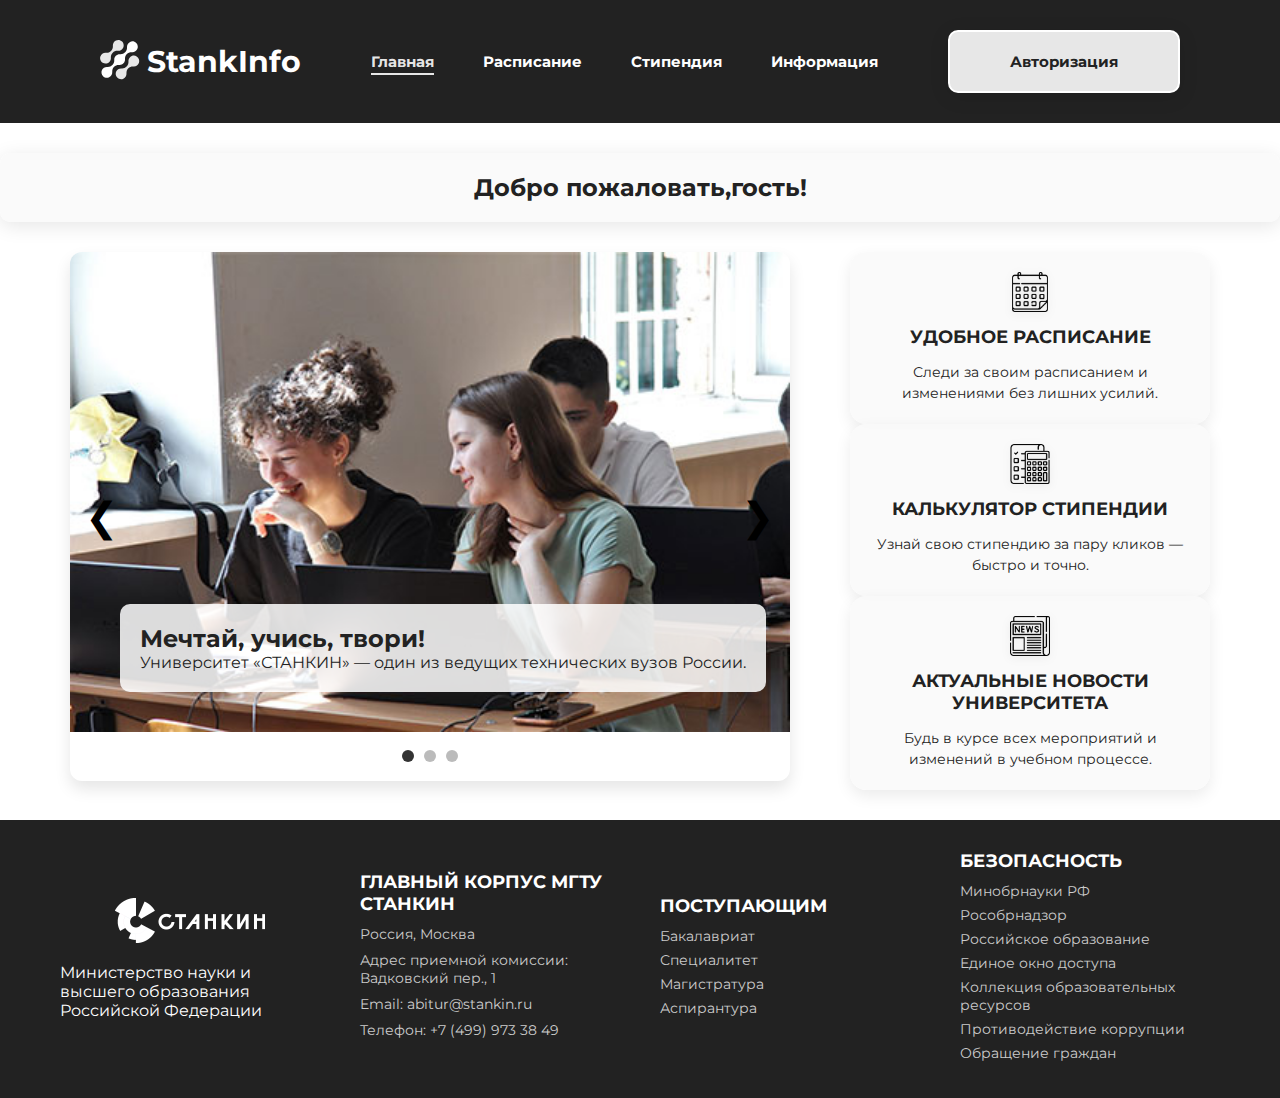
<file: index.html>
<!DOCTYPE html>
<html lang="ru">

<head>
  <meta charset="UTF-8" />
  <meta name="viewport" content="width=device-width, initial-scale=1.0" />

  <link rel="stylesheet" href="./fonts/fonts.css" />
  <link rel="stylesheet" href="./styles/global.css" />
  <link rel="stylesheet" href="./styles/variables.css" />
  <link rel="stylesheet" href="./styles/style.css" />

  <link rel="icon" href="./logo/Logo Color.svg" type="image/svg+xml">

  <title>StankInfo</title>
</head>

<body>
  <header class="header">
    <div class="header_section">
      <!-- <section class="header_section"> -->
      <div class="logo"><a class="header_logo" href="index.html"><img src="./logo/Logo Color.svg" alt="Логотип" />
        </a>
        <h1>StankInfo</h1>
      </div>


      <div class="header_nav">
        <a href="index.html" class="header_link active">Главная</a>
        <a href="schedule.html" class="header_link">Расписание</a>
        <a href="money.html" class="header_link">Стипендия</a>
        <a href="#footer" class="header_link">Информация</a>
      </div>

      <button class="header_btn" id="authBtn">Авторизация</button>
    </div>
    <!-- </section> -->
  </header>

  <div id="modal" class="modal hidden">
    <div class="modal-content">
      <form id="auth-form" class="auth-form" autocomplete="off">
        <label for="name" class="visually-hidden">Имя</label>
        <input type="text" placeholder="Имя" id="name" name="name" autocomplete="name" required />

        <label for="login" class="visually-hidden">Логин</label>
        <input type="text" placeholder="stud104576" id="login" name="login" autocomplete="login" required />

        <label for="password" class="visually-hidden">Пароль</label>
        <input type="password" placeholder="Пароль" id="password" name="password" required />

        <label class="custom-checkbox">
          <input type="checkbox" id="authorized" name="authorized" />
          <span class="checkbox-mark"></span>
          <span class="checkbox-label-text">Запомнить меня</span>
        </label>

        <div class="auth-buttons">
          <button type="submit">Войти</button>
          <button type="button" id="close-auth">Отмена</button>
        </div>
      </form>
    </div>
  </div>


  <main class="content_section">


    <h1 class="welcome" id="slider">Добро пожаловать, <span id="username"> гость</span>!</h1>
    <section class="about">
      <!-- <h2 class="about-heading">Возможности сайта</h2> -->
      <ul class="about-card-list">

        <li class="about-card-list-item">
          <a class="card-link" href="schedule.html">
            <article class="card card-type-film">
              <div class="overlay"></div>
              <img src="./img/calendar.png" alt="" class="card-img">
              <h3 class="card-title">удобное расписание</h3>
              <p class="card-desc">Следи за своим расписанием и изменениями без лишних усилий.</p>
            </article>
          </a>
        </li>

        <li class="about-card-list-item">
          <a class="card-link" href="money.html">
            <article class="card card-type-book">
              <div class="overlay"></div>
              <img src="img/calculator.png" alt="" class="card-img">
              <h3 class="card-title">калькулятор стипендии</h3>
              <p class="card-desc">Узнай свою стипендию за пару кликов — быстро и точно.</p>
            </article>
          </a>
        </li>

        <li class="about-card-list-item">
          <a class="card-link" href="#slider">
            <article class="card card-type-picture">
              <div class="overlay"></div>
              <img src="./img/newspaper.png" alt="" class="card-img">
              <h3 class="card-title">актуальные новости университета</h3>
              <p class="card-desc">Будь в курсе всех мероприятий и изменений в учебном процессе.</p>
            </article>
          </a>
        </li>

      </ul>

      </ul>
      <div class="slider">
        <div class="slides">
          <div class="slide active">
            <img src="./img/baner1.jpg" alt="Слайд 1">
            <div class="caption">
              <h2>Мечтай, учись, твори!</h2>
              <p>Университет «СТАНКИН» — один из ведущих технических вузов России.</p>
            </div>
          </div>

          <div class="slide">
            <img src="./img/Приоритет 2030.png" alt="Слайд 2">
            <div class="caption">
              <h2>Приоритет 2030</h2>
              <p>Присоединяйтесь к будущему вместе со СТАНКИН.</p>
            </div>
          </div>

          <div class="slide">
            <img src="./img/откр двери.png" alt="Слайд 3">
            <div class="caption">
              <h2>День открытых дверей</h2>
              <p>Познакомьтесь с инженерными направлениями и инфраструктурой Университета.</p>
            </div>
          </div>
        </div>

        <button class="prev">&#10094;</button>
        <button class="next">&#10095;</button>
        <div class="dots"></div>
      </div>
    </section>
  </main>

  <script>
    const username = localStorage.getItem('username');
    const usernameSpan = document.getElementById('username');
    const authBtn = document.getElementById('authBtn');
    const modal = document.getElementById('modal');
    const closeBtn = document.getElementById('close-auth');
    const form = document.getElementById('auth-form');

    function setAuthorizedState(name) {
      usernameSpan.textContent = name;
      authBtn.textContent = 'Выйти';
      authBtn.onclick = () => {
        localStorage.clear();
        setGuestState();
      };
    }

    function setGuestState() {
      usernameSpan.textContent = 'гость';
      authBtn.textContent = 'Авторизация';
      authBtn.onclick = () => modal.classList.remove('hidden');
    }

    if (username) {
      setAuthorizedState(username);
    } else {
      setGuestState();
    }

    closeBtn.addEventListener('click', () => {
      modal.classList.add('hidden');
      form.reset();
    });

    form.addEventListener('submit', function (e) {
      e.preventDefault();
      const name = document.getElementById('name').value.trim();
      if (name) {
        localStorage.setItem('username', name);
        setAuthorizedState(name);
        form.reset();
        modal.classList.add('hidden');
      } else {
        alert("Введите имя!");
      }
    });
  </script>


  <script>
    const cards = document.querySelectorAll('.card');

    const observer = new IntersectionObserver((entries) => {
      entries.forEach(entry => {
        if (entry.isIntersecting) {
          entry.target.classList.add('show');
          observer.unobserve(entry.target); // Отписываемся после появления (для оптимизации)
        }
      });
    }, {
      threshold: 0.2 // карточка должна быть видна хотя бы на 20%
    });

    cards.forEach(card => {
      observer.observe(card);
    });
  </script>



  <script src="./JS/slider.js"></script>


  <footer class="footer" id="footer">
    <div class="footer__containter">
      <div class="stankin">
        <img class="footer__logo" src="./img/logo (white).png" alt="">
        <p>Министерство науки и высшего образования Российской Федерации</p>
      </div>
      <nav class="footer__nav">
        <strong>ГЛАВНЫЙ КОРПУС МГТУ СТАНКИН</strong>
        <p>Россия, Москва</p>
        <p>Адрес приемной комиссии: <br>Вадковский пер., 1</p>
        <p>Email: <a href="mailto:abitur@stankin.ru">abitur@stankin.ru</a></p>
        <p>Телефон: <a href="tel:+74999733849">+7 (499) 973 38 49</a></p>
      </nav>

      <div class="footer__stud">
        <strong>ПОСТУПАЮЩИМ</strong>
        <a href="#">Бакалавриат</a>
        <a href="#">Специалитет</a>
        <a href="#">Магистратура</a>
        <a href="#">Аспирантура</a>
      </div>

      <div class="footer__safety">
        <strong>БЕЗОПАСНОСТЬ</strong>
        <a href="#">Минобрнауки РФ</a>
        <a href="#">Рособрнадзор</a>
        <a href="#">Российское образование</a>
        <a href="#">Единое окно доступа</a>
        <a href="#">Коллекция образовательных ресурсов</a>
        <a href="#">Противодействие коррупции</a>
        <a href="#">Обращение граждан</a>
      </div>
    </div>
  </footer>

</body>

</html>
</file>
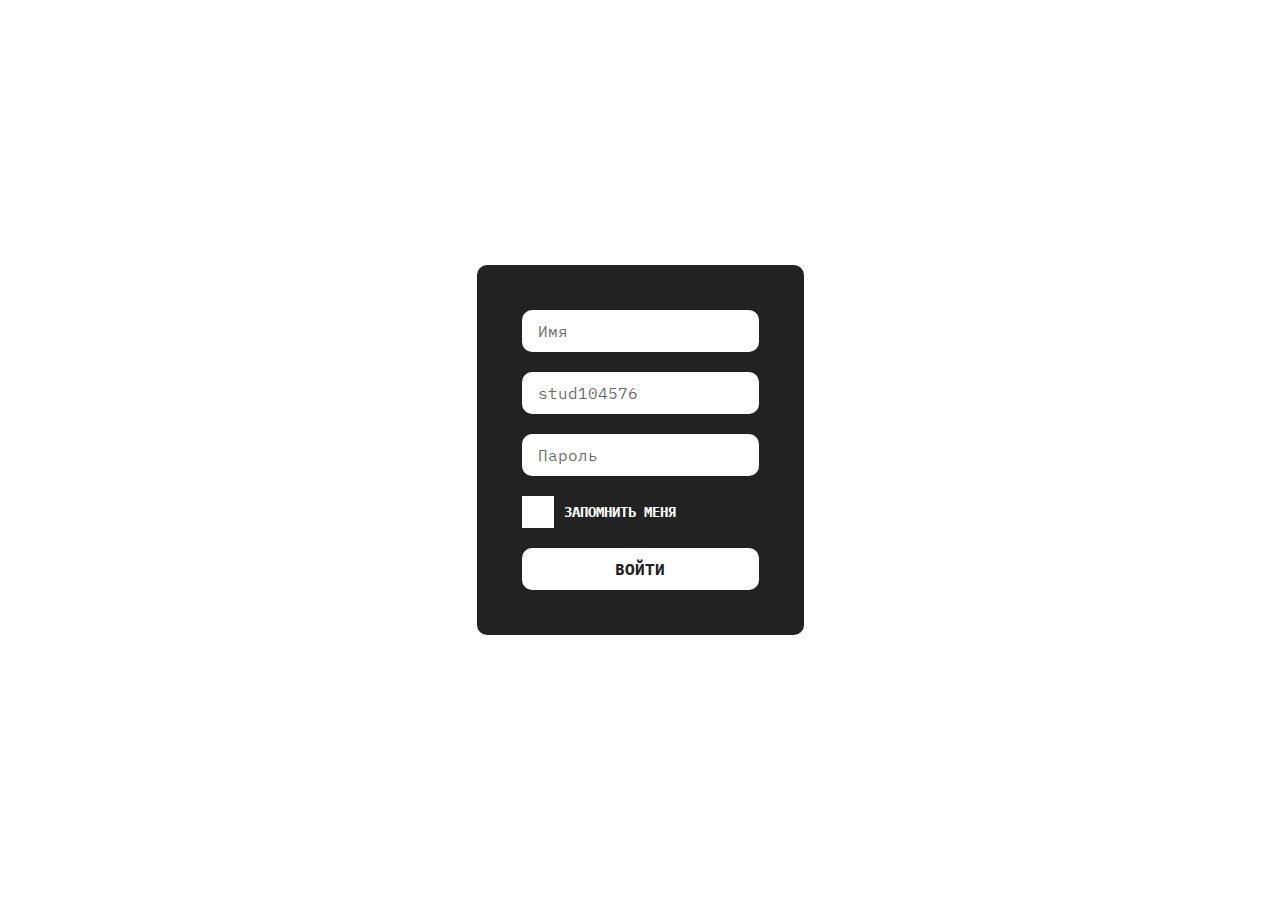
<file: auth.html>
<!DOCTYPE html>
<html lang="ru">

<head>
  <meta charset="UTF-8" />
  <meta name="viewport" content="width=device-width, initial-scale=1.0" />
  <title>Форма авторизации</title>
  <link rel="stylesheet" href="./fonts/fonts.css" />
  <link rel="stylesheet" href="./styles/global.css" />
  <link rel="stylesheet" href="./styles/variables.css" />
  <link rel="stylesheet" href="./styles/auth_style.css" />
</head>

<body>
  <form id="auth-form" autocomplete="off" class="auth-form">
    <label for="name" class="visually-hidden">Имя</label>
    <input type="text" placeholder="Имя" id="name" name="name" autocomplete="name" />

    <label for="login" class="visually-hidden">Логин</label>
    <input type="text" placeholder="stud104576" id="login" name="login" autocomplete="login" />

    <label for="password" class="visually-hidden">Пароль</label>
    <input type="password" placeholder="Пароль" id="password" name="password" />

    <label class="custom-checkbox">
      <input type="checkbox" id="authorized" name="authorized" />
      <span class="checkbox-mark"></span>
      Запомнить меня
    </label>

    <button type="submit">Войти</button>
  </form>

  <script>
    const form = document.getElementById('auth-form');

    form.addEventListener('submit', function (e) {
      e.preventDefault();

      const name = document.getElementById('name').value.trim();

      if (name !== '') {
        localStorage.setItem('username', name);
        form.reset(); // обнуляем поля формы
        window.location.href = 'index.html';
      } else {
        alert("Введите имя!"); // простая валидация
      }
    });
  </script>
</body>

</html>
</file>
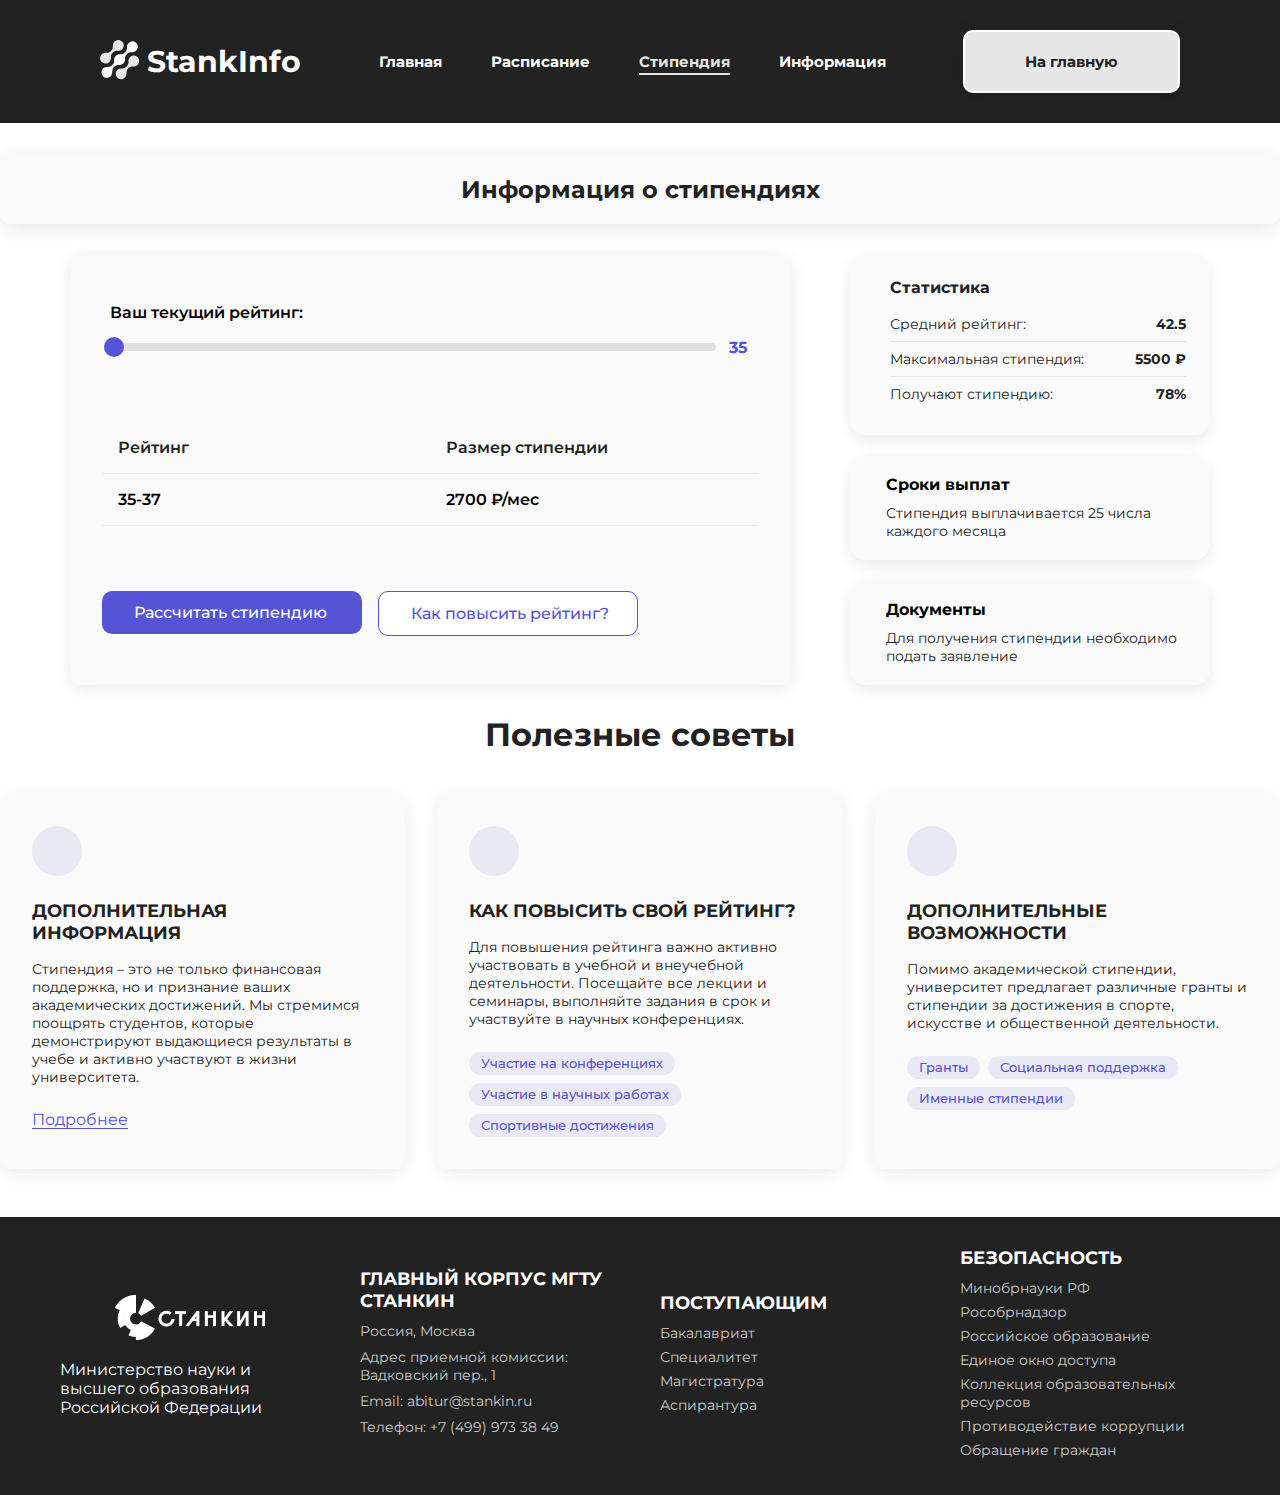
<file: money.html>
<!DOCTYPE html>
<html lang="ru">

<head>
  <meta charset="UTF-8" />
  <meta name="viewport" content="width=device-width, initial-scale=1.0" />
  <title>Информация о стипендиях | Университет</title>
  <meta name="description" content="Узнайте о размерах стипендий в зависимости от вашего академического рейтинга" />

  <link rel="stylesheet" href="./styles/global.css" />
  <link rel="stylesheet" href="./styles/variables.css" />
  <link rel="stylesheet" href="./styles/money.css" />
  <link rel="icon" href="./logo/Logo Color.svg" type="image/svg+xml" />
</head>

<body>
  <header class="header">
    <div class="header_section">
      <!-- <section class="header_section"> -->
      <div class="logo">
        <a class="header_logo" href="index.html"><img src="./logo/Logo Color.svg" alt="Логотип" />
        </a>
        <h1>StankInfo</h1>
      </div>

      <div class="header_nav">
        <a href="index.html" class="header_link">Главная</a>
        <a href="schedule.html" class="header_link">Расписание</a>
        <a href="money.html" class="header_link active">Стипендия</a>
        <a href="#footer" class="header_link">Информация</a>
      </div>

      <a href="index.html" class="auth_link">
        <button class="header_btn" id="">На главную</button>
      </a>
    </div>
    <!-- </section> -->
  </header>

  <main class="container">
    <div class="breadcrumbs"></div>

    <h1 class="welcome">Информация о стипендиях</h1>

    <div class="content-wrapper">
      <div class="left-section">
        <div class="info-card">
          <div class="slider-container">
            <label for="rating-slider">
              <i class="fas fa-chart-line"></i> Ваш текущий рейтинг:
            </label>
            <div class="slider-wrapper">
              <input type="range" id="rating-slider" min="35" max="50" value="35" step="1" />
              <span id="slider-value">35</span>
            </div>
          </div>

          <div class="table-responsive">
            <table>
              <thead>
                <tr>
                  <th><i class="fas fa-star"></i> Рейтинг</th>
                  <th>
                    <i class="fas fa-money-bill-wave"></i> Размер стипендии
                  </th>
                </tr>
              </thead>
              <tbody id="scholarship-data">
                <!-- Данные будут вставлены с помощью JavaScript -->
              </tbody>
            </table>
          </div>

          <div class="button-group">
            <button class="primary-btn" onclick="calculateScholarship()">
              <i class="fas fa-calculator"></i> Рассчитать стипендию
            </button>
            <button class="secondary-btn primary-btn" onclick="showTipsModal()">
              <i class="fas fa-lightbulb"></i> Как повысить рейтинг?
            </button>
          </div>
        </div>
      </div>

      <div class="right-section">
        <div class="visualization">
          <div class="stats-card">
            <h3><i class="fas fa-chart-pie"></i> Статистика</h3>
            <div class="stat-item">
              <span>Средний рейтинг:</span>
              <span class="value">42.5</span>
            </div>
            <div class="stat-item">
              <span>Максимальная стипендия:</span>
              <span class="value">5500 ₽</span>
            </div>
            <div class="stat-item">
              <span>Получают стипендию:</span>
              <span class="value">78%</span>
            </div>
          </div>
          <div class="additional-info">
            <div class="info-item">
              <i class="fas fa-calendar-alt"></i>
              <div>
                <h4>Сроки выплат</h4>
                <p>Стипендия выплачивается 25 числа каждого месяца</p>
              </div>
            </div>
            <div class="info-item">
              <i class="fas fa-file-alt"></i>
              <div>
                <h4>Документы</h4>
                <p>Для получения стипендии необходимо подать заявление</p>
              </div>
            </div>
          </div>
        </div>
      </div>
    </div>
    <h2 class="materials-section">Полезные советы</h2>
    <div class="text-blocks">
      <div class="text-block">
        <div class="icon"><i class="fas fa-info-circle"></i></div>
        <h3 class="text-block_title">Дополнительная информация</h3>
        <p>
          Стипендия – это не только финансовая поддержка, но и признание ваших
          академических достижений. Мы стремимся поощрять студентов, которые
          демонстрируют выдающиеся результаты в учебе и активно участвуют в
          жизни университета.
        </p>
        <a href="#" class="read-more">Подробнее <i class="fas fa-arrow-right"></i></a>
      </div>
      <div class="text-block">
        <div class="icon"><i class="fas fa-trophy"></i></div>
        <h3 class="text-block_title">Как повысить свой рейтинг?</h3>
        <p>
          Для повышения рейтинга важно активно участвовать в учебной и
          внеучебной деятельности. Посещайте все лекции и семинары, выполняйте
          задания в срок и участвуйте в научных конференциях.
        </p>
        <div class="tags">
          <span class="tag">Участие на конференциях</span>
          <span class="tag">Участие в научных работах</span>
          <span class="tag">Спортивные достижения</span>
        </div>
      </div>
      <div class="text-block">
        <div class="icon"><i class="fas fa-gem"></i></div>
        <h3 class="text-block_title">Дополнительные возможности</h3>
        <p>
          Помимо академической стипендии, университет предлагает различные
          гранты и стипендии за достижения в спорте, искусстве и общественной
          деятельности.
        </p>
        <div class="tags">
          <span class="tag">Гранты</span>
          <span class="tag">Социальная поддержка</span>
          <span class="tag">Именные стипендии</span>
        </div>
      </div>
    </div>
  </main>

  <!-- Модальное окно -->
  <div id="tipsModal" class="modal">
    <div class="modal-content">
      <span class="close-modal">&times;</span>
      <h2><i class="fas fa-lightbulb"></i> Как повысить рейтинг?</h2>
      <div class="modal-body">
        <div class="tip-card">
          <div class="tip-number">1</div>
          <h4>Академическая успеваемость</h4>
          <p>
            Старайтесь получать максимальные оценки по всем предметам.
            Посещаемость также влияет на рейтинг.
          </p>
        </div>
        <div class="tip-card">
          <div class="tip-number">2</div>
          <h4>Научная деятельность</h4>
          <p>
            Участвуйте в конференциях, публикуйте статьи и работайте над
            исследовательскими проектами.
          </p>
        </div>
        <div class="tip-card">
          <div class="tip-number">3</div>
          <h4>Внеучебная активность</h4>
          <p>
            Спортивные достижения, участие в студенческих организациях и
            волонтерство повышают рейтинг.
          </p>
        </div>
      </div>
      <button class="primary-btn" onclick="closeModal()">
        <i class="fas fa-check"></i> Понятно
      </button>
    </div>
  </div>

  <footer class="footer" id="footer">
    <div class="footer__containter">
      <div class="stankin">
        <img class="footer__logo" src="./img/logo (white).png" alt="" />
        <p>Министерство науки и высшего образования Российской Федерации</p>
      </div>
      <nav class="footer__nav">
        <strong>ГЛАВНЫЙ КОРПУС МГТУ СТАНКИН</strong>
        <p>Россия, Москва</p>
        <p>Адрес приемной комиссии: <br />Вадковский пер., 1</p>
        <p>Email: <a href="mailto:abitur@stankin.ru">abitur@stankin.ru</a></p>
        <p>Телефон: <a href="tel:+74999733849">+7 (499) 973 38 49</a></p>
      </nav>

      <div class="footer__stud">
        <strong>ПОСТУПАЮЩИМ</strong>
        <a href="#">Бакалавриат</a>
        <a href="#">Специалитет</a>
        <a href="#">Магистратура</a>
        <a href="#">Аспирантура</a>
      </div>

      <div class="footer__safety">
        <strong>БЕЗОПАСНОСТЬ</strong>
        <a href="#">Минобрнауки РФ</a>
        <a href="#">Рособрнадзор</a>
        <a href="#">Российское образование</a>
        <a href="#">Единое окно доступа</a>
        <a href="#">Коллекция образовательных ресурсов</a>
        <a href="#">Противодействие коррупции</a>
        <a href="#">Обращение граждан</a>
      </div>
    </div>
  </footer>

  <script src="./JS/money.js"></script>
</body>

</html>
</file>
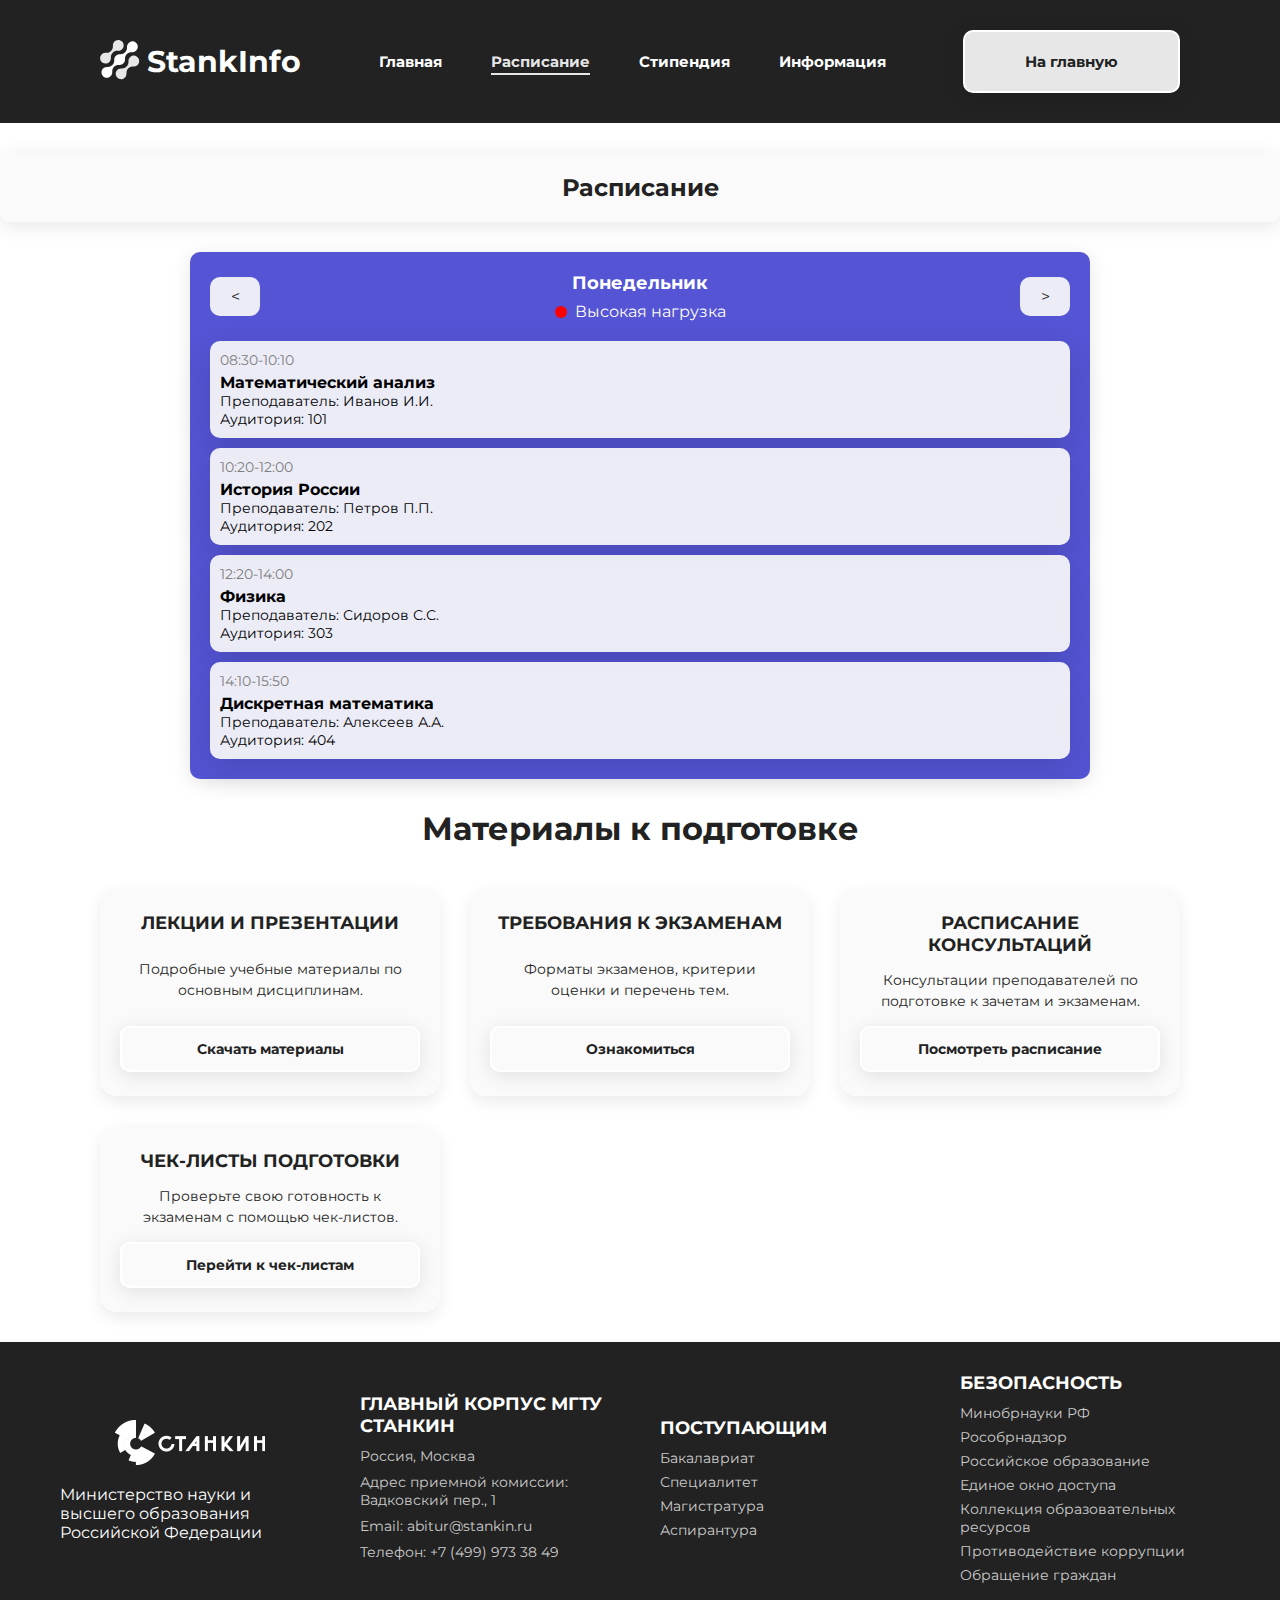
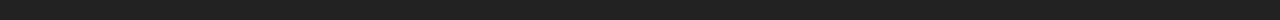
<file: schedule.html>
<!DOCTYPE html>
<html lang="ru">

<head>
  <meta charset="UTF-8" />
  <meta name="viewport" content="width=device-width, initial-scale=1.0" />
  <title>STANKINFO - Расписание занятий</title>
  <link rel="stylesheet" href="./styles/variables.css" />
  <link rel="stylesheet" href="./styles/global.css" />
  <link rel="stylesheet" href="./styles/schedule.css" />
  <link rel="icon" href="./logo/Logo Color.svg" type="image/svg+xml" />
</head>

<body>
  <header class="header">
    <div class="header_section">
      <!-- <section class="header_section"> -->
      <div class="logo">
        <a class="header_logo" href="index.html"><img src="./logo/Logo Color.svg" alt="Логотип" />
        </a>
        <h1>StankInfo</h1>
      </div>

      <div class="header_nav">
        <a href="index.html" class="header_link">Главная</a>
        <a href="schedule.html" class="header_link active">Расписание</a>
        <a href="money.html" class="header_link">Стипендия</a>
        <a href="#footer" class="header_link">Информация</a>
      </div>

      <a href="index.html" class="auth_link">
        <button class="header_btn">На главную</button>
      </a>
    </div>
    <!-- </section> -->
  </header>

  <main>
    <h1 class="welcome">Расписание</h1>
    <section class="slider-container">
      <div class="slider-header">
        <button class="arrow left">&lt;</button>
        <div class="day-info">
          <div class="day-name">Понедельник</div>
          <div class="day-load">
            <span class="load-indicator"></span>
            <span class="load-text">Высокая нагрузка</span>
          </div>
        </div>
        <button class="arrow right">&gt;</button>
      </div>
      <div class="schedule">
        <!-- Занятия будут подгружены через JS -->
      </div>
    </section>

    <section class="materials-section">
      <h2>Материалы к подготовке</h2>
      <div class="materials">
        <div class="material-card">
          <h3>Лекции и презентации</h3>
          <p>Подробные учебные материалы по основным дисциплинам.</p>
          <button onclick="openPopup('download')">Скачать материалы</button>
        </div>
        <div class="material-card">
          <h3>Требования к экзаменам</h3>
          <p>Форматы экзаменов, критерии оценки и перечень тем.</p>
          <button onclick="openPopup('exam')">Ознакомиться</button>
        </div>
        <div class="material-card">
          <h3>Расписание консультаций</h3>
          <p>
            Консультации преподавателей по подготовке к зачетам и экзаменам.
          </p>
          <button onclick="openPopup('consultation')">
            Посмотреть расписание
          </button>
        </div>
        <div class="material-card">
          <h3>Чек-листы подготовки</h3>
          <p>Проверьте свою готовность к экзаменам с помощью чек-листов.</p>
          <button onclick="openPopup('checklist')">
            Перейти к чек-листам
          </button>
        </div>
      </div>
    </section>
  </main>

  <footer class="footer" id="footer">
    <div class="footer__containter">
      <div class="stankin">
        <img class="footer__logo" src="./img/logo (white).png" alt="" />
        <p>Министерство науки и высшего образования Российской Федерации</p>
      </div>
      <nav class="footer__nav">
        <strong>ГЛАВНЫЙ КОРПУС МГТУ СТАНКИН</strong>
        <p>Россия, Москва</p>
        <p>Адрес приемной комиссии: <br />Вадковский пер., 1</p>
        <p>Email: <a href="mailto:abitur@stankin.ru">abitur@stankin.ru</a></p>
        <p>Телефон: <a href="tel:+74999733849">+7 (499) 973 38 49</a></p>
      </nav>

      <div class="footer__stud">
        <strong>ПОСТУПАЮЩИМ</strong>
        <a href="#">Бакалавриат</a>
        <a href="#">Специалитет</a>
        <a href="#">Магистратура</a>
        <a href="#">Аспирантура</a>
      </div>

      <div class="footer__safety">
        <strong>БЕЗОПАСНОСТЬ</strong>
        <a href="#">Минобрнауки РФ</a>
        <a href="#">Рособрнадзор</a>
        <a href="#">Российское образование</a>
        <a href="#">Единое окно доступа</a>
        <a href="#">Коллекция образовательных ресурсов</a>
        <a href="#">Противодействие коррупции</a>
        <a href="#">Обращение граждан</a>
      </div>
    </div>
  </footer>

  <!-- popup -->
  <div id="popup" class="popup">
    <div class="popup-content">
      <span class="popup-close" onclick="closePopup()">&times;</span>
      <div id="popup-text"></div>
    </div>
  </div>

  <script src="./JS/schedule_script.js"></script>
</body>

</html>
</file>
<file: fonts/fonts.css>
@font-face {
  font-family: 'IBM Plex mono';
  src: url(./IBMPlexMono-Regular.woff) format('woff');
  font-weight: normal;
  font-display: swap;
}

@font-face {
  font-family: 'IBM Plex mono';
  src: url(./IBMPlexMono-Bold.woff) format('woff');
  font-weight: bold;
  font-display: swap;
}
</file>
<file: styles/global.css>
*,
*::before,
*::after {
  box-sizing: border-box;
}

body {
  
  margin: 0 auto;
  font-family: Raleway, sans-serif;
}

h1,
h2,
h3,
h4,
h5,
h6,
p,
ul,
ol,
li,
blockquote {
  margin: 0;
  padding: 0;
}

a {
  color: inherit;
}

img {
  width: 100%;
}

button {
  font: inherit;
}
</file>
<file: styles/variables.css>
/*
  Переменные для вашего проекта
  и их переопределение под различные устройства
*/

:root {

  /* цвета */

  --main-color: #fafafaea;
  --main-alt-color: #222;
  --text-color: #222;
  --text-alt-color: #ffffff;

  --bg-color: #ffffff;
  --bg-alt-color: #222;
  
  --btn-color: #fafafaea;


  /* отступы */
  --padding-small-mobile: 10px;
  --margin-bottom-header: 40px;
  --margin-bottom-main-section: 20px;
  --margin-bottom-main-section-text: 10px;
  --margin-bottom-main-section-tex-after: 50px;
  --border-radius: 10px;



  /* шрифты */
  --font-family: "IBM Plex Mono";

  --font-size-base: 18px;

  --line-height-title: 83%;
  --line-height-base: 130%;

  --font-weight-M: 700;
  --font-weight-S: 400;
  /* другое */
  --background-image: url("../images/cover-image-dark.png");
  --height-display: 668px;

}
</file>
<file: styles/style.css>
@import url("https://fonts.googleapis.com/css2?family=DM+Sans:ital,opsz,wght@0,9..40,100..1000;1,9..40,100..1000&family=Montserrat:ital,wght@0,100..900;1,100..900&display=swap");

* {
    box-sizing: border-box;
}

html {
    scroll-behavior: smooth;
}


@media (max-width: 768px) {
    .header_nav {
        flex-direction: column;
        gap: 20px;
    }

    .about-card-list {
        flex-direction: column;
        align-items: center;
    }
}

body {
    margin: 0;
    font-family: "Montserrat", sans-serif;
    font-weight: 400;
    font-style: normal;
    font-optical-sizing: auto;

}

h1,
h2,
h3,
h4,
h5,
h6,
p,
ul,
ol,
blockquote {
    margin: 0;
    padding: 0;
}

.logo {
    display: flex;
    flex-direction: row;
    align-items: center;
    gap: 7px;
    color: var(--text-alt-color);

}

.header {
    background-color: var(--bg-alt-color);
}

.header_section {
    display: flex;
    justify-content: space-between;
    /* Центрируем все содержимое */
    align-items: center;
    width: 100%;
    max-width: 1200px;
    margin: 0 auto;
    padding: 30px 60px;
    /* Разрешаем элементам занимать всю доступную ширину */
    font-weight: 700;
    font-size: 15px;
}


.header_nav {
    display: flex;
    gap: 49px;
    justify-self: center;
}

.header_link {
    color: var(--text-alt-color);
    text-decoration: none;
    position: relative;
    transition: color 0.3s ease;
}

.header_link::after {
    content: "";
    position: absolute;
    left: 0;
    bottom: -4px;
    width: 100%;
    height: 2px;
    background-color: var(--btn-color);
    transform: scaleX(0);
    transition: transform 0.3s ease;
    transform-origin: right;
}

.header_link:hover,
.header_link:focus {
    color: var(--btn-color);
    outline: none;
}

.header_link:hover::after,
.header_link:focus::after {
    transform: scaleX(1);
    transform-origin: left;
}

.header_link.active {
    color: var(--btn-color);
}

.header_link.active::after {
    content: "";
    position: absolute;
    left: 0;
    bottom: -4px;
    width: 100%;
    height: 2px;
    background-color: var(--btn-color);
    transform: scaleX(1);
    transform-origin: left;
}

.header_btn {
    border: 2px solid white;
    border-radius: 10px;
    padding: 20px 60px;
    box-shadow: 0 4px 20px rgba(0, 0, 0, 0.1);
    color: var(--text-color);
    font-weight: 700;
    font-size: 15px;
    background-color: var(--main-color);
    /* Добавляем тень по умолчанию */
    transition: all 0.2s ease-in;
}

.header_btn:hover {
    box-shadow: 0 4px 20px rgba(0, 0, 0, 0.1);
    /* Ховер с той же тенью */

    transform: scale(1.02);
    /* Легкое увеличение при ховере */
}


.modal {
    position: fixed;
    top: 0;
    left: 0;
    width: 100%;
    height: 100%;
    background: rgba(0, 0, 0, 0.7);
    display: flex;
    justify-content: center;
    align-items: center;
    z-index: 1000;
}

.modal-content {
    background: white;
    padding: 2rem;
    border-radius: 10px;
    width: 320px;
    box-shadow: 0 4px 15px rgba(0, 0, 0, 0.3);
}

.hidden {
    display: none;
}

.auth-form input {
    display: block;
    width: 100%;
    margin-bottom: 1rem;
    padding: 0.5rem;
    font-size: 1rem;
}

.auth-buttons {
    display: flex;
    justify-content: space-between;
}

.custom-checkbox {
    display: flex;
    align-items: center;
    gap: 12px;
    margin-bottom: 1rem;
    cursor: pointer;
    user-select: none;
    font-size: 14px;
    color: var(--text-alt-color);
}

.custom-checkbox input {
    display: none;
}

.checkbox-mark {
    width: 20px;
    height: 20px;
    border: 1px solid var(--main-alt-color, #333);
    border-radius: 4px;
    position: relative;
    background-color: white;
    transition: all 0.2s ease;
}

.checkbox-mark::after {
    content: '';
    position: absolute;
    top: 50%;
    left: 50%;
    width: 10px;
    height: 10px;
    background-color: var(--main-alt-color, #333);
    border-radius: 2px;
    transform: translate(-50%, -50%);
    opacity: 0;
    transition: opacity 0.2s ease;
}

.custom-checkbox input:checked+.checkbox-mark::after {
    opacity: 1;
}

.checkbox-label-text {
    font-weight: 400;
    font-size: 14px;
    color: var(--text-color, #000);
}

.visually-hidden {
    position: absolute;
    width: 1px;
    height: 1px;
    margin: -1px;
    border: 0;
    padding: 0;
    overflow: hidden;
    clip-path: inset(0, 0, 0, 0);
}




/* about */
.main_header {
    display: flex;
    flex-direction: row;
    justify-content: space-evenly;

    width: 1200px;
    height: 644px;
    /* background-color: #5454d4; */
    margin: 190px;
    border-radius: 10px;

}

.welcome {
    display: flex;
    justify-content: center;
    /* по горизонтали */
    align-items: center;
    width: 100%;
    margin-top: 30px;
    margin-bottom: 30px;

    border-radius: 10px;
    padding: 20px 0;
    color: var(--text-color);
    font-weight: bold;
    font-size: 24px;
    /* по вертикали */
    text-align: center;
    /* текст внутри блока */
    background-color: var(--main-color);
    box-shadow: 0 4px 20px rgba(0, 0, 0, 0.1);
    transition: all 0.2s ease-in;
    cursor: pointer;
}

.style_btn {
    border: 2px solid white;
    border-radius: 10px;
    padding: 20px 60px;
    color: white;
    font-weight: 700;
    font-size: 15px;

}




.about {
    display: grid;
    justify-self: center;
    grid-template-columns: 2fr 1fr;
    align-items: stretch;
    max-width: 1500px;
    gap: 60px;
    margin-bottom: 30px;
    padding: 0px 70px;
}

.about-heading {
    display: grid;
    grid-column: 2;
    grid-row: 1;
    text-align: center;
}

.about-card-list {
    display: flex;
    flex-direction: column;
    grid-column: 2;
    grid-row: 1;
    justify-content: space-between;
    list-style-type: none;
    /* Убираем маркеры (точки) у списка карточек */
}

.card {
    position: relative;
    z-index: 1;
    display: flex;
    flex-direction: column;
    align-items: center;
    gap: 14px;
    height: 100%;
    border-radius: 16px;
    padding: 20px 20px;
    box-shadow: 0 6px 16px rgba(0, 0, 0, 0.08);
    color: var(--text-color);
    text-align: center;
    background-color: var(--main-color);
    transition: transform 0.3s ease, box-shadow 0.3s ease;

    /* Это гарантирует, что карточка не будет превышать высоту слайдера */
}

.card:hover {
    box-shadow: 0 12px 32px rgba(0, 0, 0, 0.12);
    transform: translateY(-6px);
}

.card-img {
    width: 40px;
    height: 40px;
    object-fit: contain;
    filter: drop-shadow(0 2px 4px rgba(0, 0, 0, 0.1));
}

.card-title {
    margin: 0;
    color: var(--main-alt-color);
    font-weight: 700;
    font-size: 18px;
    text-transform: uppercase;
}

.card-desc {
    margin: 0;
    padding: 0 6px;
    color: var(--text-color);
    font-size: 14px;
    line-height: 1.5;
}

.card-link {
    text-decoration: none;
}

.overlay {
    display: none;
}



/* Слайдер */
.slider {
    position: relative;
    grid-column: 1;
    grid-row: 1;
    align-self: stretch;
    align-self: start;
    width: 100%;
    max-width: 100%;
    max-width: 1000px;
    margin: 0;
    border-radius: 12px;
    box-shadow: 0 8px 16px rgba(0, 0, 0, 0.1);

    overflow: hidden;
    background: white;
}

.slides {
    display: flex;
    transition: transform 0.6s ease;
}

.slide {
    position: relative;
    min-width: 100%;
}

.slide img {
    display: block;
    width: 100%;
    height: auto;
}

.caption {
    position: absolute;
    bottom: 40px;
    left: 50px;
    border-radius: 10px;
    padding: 20px;
    opacity: 0;
    color: #222;
    background: rgba(255, 255, 255, 0.85);
    transition: all 0.8s ease;
    transform: translateY(30px);
}

.slide.active .caption {
    opacity: 1;
    transform: translateY(0);
}

.prev,
.next {
    position: absolute;
    top: 50%;
    z-index: 10;
    /* Без фона */
    border: none;
    padding: 5px;
    /* Сделаем стрелки чуть крупнее */
    color: black;
    font-size: 40px;
    /* Черный цвет */
    background: transparent;
    transform: translateY(-50%);
    cursor: pointer;
}

.prev:hover,
.next:hover {
    color: #555;
    /* При наведении — слегка серые */
}

.prev {
    left: 10px;
}

.next {
    right: 10px;
}

.dots {
    padding: 15px 0;
    text-align: center;
}

.dots span {
    display: inline-block;
    width: 12px;
    height: 12px;
    margin: 0 5px;
    border-radius: 50%;
    background: #bbb;
    cursor: pointer;
}

.dots .active-dot {
    background: #333;
}


/* footer */

/* footer */

.footer {
    padding: 30px 60px;
    color: var(--text-alt-color);
    background-color: var(--bg-alt-color);
}

.footer__containter {
    display: grid;
    grid-template-columns: repeat(4, 1fr);
    gap: 40px;
    width: 100%;
    max-width: 1200px;
    margin: 0 auto;
}

.stankin {
    display: flex;
    flex-direction: column;
    justify-content: center;
    align-items: center;
}

.footer__logo {
    width: 150px;
    margin-bottom: 20px;
}

.footer__nav {
    display: flex;
    flex-direction: column;
    justify-content: center;
    align-items: flex-start;
}

.footer__nav strong {
    margin-bottom: 10px;
    color: var(--text-alt-color);
    font-size: 18px;
}

.footer__nav p {
    margin-bottom: 8px;
    color: #ccc;
    font-size: 14px;
}

.footer__nav a {
    color: #ccc;
    font-size: 14px;
    text-decoration: none;
}

.footer__nav a:hover {
    color: var(--text-alt-color);
    text-decoration: underline;
}

.footer__stud,
.footer__safety {
    display: flex;
    flex-direction: column;
    justify-content: center;
    align-items: flex-start;
}

.footer__stud strong,
.footer__safety strong {
    margin-bottom: 10px;
    color: var(--text-alt-color);
    font-size: 18px;
}

.footer__stud a,
.footer__safety a {
    margin-bottom: 6px;
    color: #ccc;
    font-size: 14px;
    text-decoration: none;
}

.footer__stud a:hover,
.footer__safety a:hover {
    color: var(--text-alt-color);
    text-decoration: underline;
}
</file>
<file: styles/auth_style.css>
@import url("https://fonts.googleapis.com/css2?family=DM+Sans:ital,opsz,wght@0,9..40,100..1000;1,9..40,100..1000&family=Montserrat:ital,wght@0,100..900;1,100..900&display=swap");

* {
  box-sizing: border-box;
}


body {
  display: flex;
  justify-content: center;
  align-items: center;
  min-height: 100vh;
  margin: 0;
  font-family: "IBM Plex mono", sans-serif;
  background-color: var(--bg-color);

}

form {
  display: flex;
  flex-direction: column;
  padding: 45px;
  background-color: var(--main-alt-color);
  border-radius: 10px;
}

button {
  display: block;
  border: 1px solid transparent;
  padding: 10px 65px;
  color: var(--text-color);
  font-family: inherit;
  font-weight: 800;
  font-size: inherit;
  text-transform: uppercase;
  background-color: var(--bg-color);
  border-radius: 10px;
}

button:hover {
  box-shadow: inset 0 0 0 100px rgb(0 0 0 / 0.15);
  border-color: black;
  transition: all 0.2s ease-in;
  cursor: pointer;
}

button:focus {
  outline: 2px solid #000;
  outline-offset: 0;
}

label {
  display: block;
  margin: 0;
  margin-bottom: 5px;
  font-weight: 800;
  font-size: 12px;
  text-transform: uppercase;

}

input:not([type=checkbox]) {
  display: block;
  margin-bottom: 20px;
  border: 1px solid transparent;
  padding: 10px 15px;
  font-family: inherit;
  font-size: inherit;
  background-color: var(--bg-color);
  border-radius: 10px;
}

input:not([type=checkbox])::placeholder {
  color: rgb(0 0 0 / 0.6);
}

input:not([type=checkbox]):focus {
  outline: 2px solid #000;
  outline-offset: 0;
}

/* Кастомный чекбокс */
.custom-checkbox {
  display: flex;
  align-items: center;
  gap: 10px;
  margin-bottom: 20px;
  cursor: pointer;
  font-size: 14px;
  color: var(--text-alt-color);
}

.custom-checkbox input {
  display: none;
}

.checkbox-mark {
  width: 32px;
  height: 32px;
  border: 2px solid;
  background-color: white;
  display: flex;
  align-items: center;
  cursor: pointer;
}

.checkbox-mark::before {
  content: '';
  display: flex;
  justify-content: center;
  align-items: center;
  width: 28px;
  height: 28px;
  background-color: white;
  transition: 0.2s;
}

.custom-checkbox input:checked+.checkbox-mark::before {
  background-color: var(--main-color);
  /* или любой цвет для выбранного чекбокса */
}

.visually-hidden {
  position: absolute;
  width: 1px;
  height: 1px;
  margin: -1px;
  border: 0;
  padding: 0;
  overflow: hidden;
  clip-path: inset(0, 0, 0, 0);
}
</file>
<file: styles/money.css>
/* Основные стили */
@import url("https://fonts.googleapis.com/css2?family=DM+Sans:ital,opsz,wght@0,9..40,100..1000;1,9..40,100..1000&family=Montserrat:ital,wght@0,100..900;1,100..900&display=swap");

:root {
    --primary-color: #5454D4;
    --secondary-color: #FF7143;
    --dark-color: #2D3748;
    --light-color: #F7FAFC;
    --success-color: #48BB78;
    --warning-color: #ED8936;
    --danger-color: #F56565;

    --text-light: #718096;
    --border-radius: 10px;
    --box-shadow: 0 4px 20px rgba(0, 0, 0, 0.08);
    --transition: all 0.3s ease;
}



* {
    box-sizing: border-box;
}

html {
    scroll-behavior: smooth;
}


@media (max-width: 768px) {
    .header_nav {
        flex-direction: column;
        gap: 20px;
    }

    .about-card-list {
        flex-direction: column;
        align-items: center;
    }
}

body {
    margin: 0;
    font-family: "Montserrat", sans-serif;
    font-weight: 400;
    font-style: normal;
    font-optical-sizing: auto;

}

h1,
h2,
h3,
h4,
h5,
h6,
p,
ul,
ol,
blockquote {
    margin: 0;
    padding: 0;
}

.logo {
    display: flex;
    flex-direction: row;
    align-items: center;
    gap: 7px;
    color: var(--text-alt-color);

}

.header {
    background-color: var(--bg-alt-color);
}

.header_section {
    display: flex;
    justify-content: space-between;
    /* Центрируем все содержимое */
    align-items: center;
    width: 100%;
    max-width: 1200px;
    margin: 0 auto;
    padding: 30px 60px;
    /* Разрешаем элементам занимать всю доступную ширину */
    font-weight: 700;
    font-size: 15px;
}


.header_nav {
    display: flex;
    justify-self: center;
    gap: 49px;
}

.header_link {
    position: relative;
    color: var(--text-alt-color);
    text-decoration: none;
    transition: color 0.3s ease;
}

.header_link::after {
    content: "";
    position: absolute;
    bottom: -4px;
    left: 0;
    width: 100%;
    height: 2px;
    background-color: var(--btn-color);
    transition: transform 0.3s ease;
    transform: scaleX(0);
    transform-origin: right;
}

.header_link:hover,
.header_link:focus {
    outline: none;
    color: var(--btn-color);
}

.header_link:hover::after,
.header_link:focus::after {
    transform: scaleX(1);
    transform-origin: left;
}

.header_link.active {
    color: var(--btn-color);
}

.header_link.active::after {
    content: "";
    position: absolute;
    bottom: -4px;
    left: 0;
    width: 100%;
    height: 2px;
    background-color: var(--btn-color);
    transform: scaleX(1);
    transform-origin: left;
}

.header_btn {
    border: 2px solid white;
    border-radius: 10px;
    padding: 20px 60px;
    box-shadow: 0 4px 20px rgba(0, 0, 0, 0.1);
    color: var(--text-color);
    font-weight: 700;
    font-size: 15px;
    background-color: var(--main-color);
    /* Добавляем тень по умолчанию */
    transition: all 0.2s ease-in;
}

.header_btn:hover {
    box-shadow: 0 4px 20px rgba(0, 0, 0, 0.1);
    /* Ховер с той же тенью */

    transform: scale(1.02);
    /* Легкое увеличение при ховере */
}

/* Основное содержимое */
.container {
    max-width: 1400px;
    margin: 2rem auto;
}

.breadcrumbs {
    margin-bottom: 1.5rem;
    color: var(--text-light);
    font-size: 0.9rem;
}

.breadcrumbs a {
    transition: var(--transition);
}

.breadcrumbs a:hover {
    color: var(--primary-color);
}

.welcome {
    display: flex;
    justify-content: center;
    /* по горизонтали */
    align-items: center;
    width: 100%;
    margin-top: 30px;
    margin-bottom: 30px;

    border-radius: 10px;
    padding: 20px 0;
    color: var(--text-color);
    font-weight: bold;
    font-size: 24px;
    /* по вертикали */
    text-align: center;
    /* текст внутри блока */
    background-color: var(--main-color);
    box-shadow: 0 4px 20px rgba(0, 0, 0, 0.1);
    transition: all 0.2s ease-in;
    cursor: pointer;
}

.content-wrapper {
    display: grid;
    grid-template-columns: 2fr 1fr;
    justify-self: center;
    align-items: stretch;
    gap: 60px;
    max-width: 1500px;
    margin-bottom: 30px;
    padding: 0px 70px;

    align-items: stretch;
    /* уже есть, но важно, чтобы оно было */

}

.left-section {
    display: flex;
    flex-direction: column;
}

.right-section {
    display: flex;
    flex-direction: column;
    gap: 20px;
    background-color: var(--bg-color);
}

.visualization {
    display: flex;
    flex-direction: column;
    gap: 20px;
}

.stats-card {
    border-radius: 16px;
    padding: 24px;
    box-shadow: 0 6px 16px rgba(0, 0, 0, 0.08);
    color: var(--text-color);
    background-color: var(--main-color);
    transition: transform 0.3s ease, box-shadow 0.3s ease;
}

.stats-card:hover {
    box-shadow: 0 12px 32px rgba(0, 0, 0, 0.12);
    transform: translateY(-6px);
}

.stats-card h3 {
    display: flex;
    align-items: center;
    gap: 16px;
    margin-bottom: 10px;
    color: var(--main-alt-color);
    font-weight: 700;
    font-size: 16px;

}

.stat-item {
    display: flex;
    justify-content: space-between;
    border-bottom: 1px solid #eaeaea;
    padding: 8px 0;
    font-size: 14px;
    margin-left: 16px;
}

.stat-item:last-child {
    border-bottom: none;
}

.value {
    display: flex;
    flex-direction: row;
    color: var(--main-alt-color);
    font-weight: bold;
    font-size: 14px;
}



.info-item {
    display: flex;
    align-items: flex-start;

    gap: 16px;
    border-radius: 16px;
    padding: 20px;
    box-shadow: 0 6px 16px rgba(0, 0, 0, 0.08);
    background-color: var(--main-color);
    transition: transform 0.3s ease, box-shadow 0.3s ease;
}

.info-item:hover {
    box-shadow: 0 12px 24px rgba(0, 0, 0, 0.12);
    transform: translateY(-4px);
}



.info-item p {
    margin: 0;
    margin-top: 10px;
    color: var(--text-color);
    font-size: 14px;
}

.info-card {
    margin-bottom: 2rem;
    border-radius: var(--border-radius);
    padding: 2rem;
    box-shadow: var(--box-shadow);
    background: var(--main-color);
    margin-bottom: 0;
    /* Растягиваем карточку на всю высоту родителя */
    flex: 1;
    display: flex;
    flex-direction: column;
    justify-content: space-around;
}


.slider-container {
    margin-bottom: 2rem;
}

.slider-container label {
    display: block;
    display: flex;
    align-items: center;
    gap: 0.5rem;
    margin-bottom: 1rem;
    font-weight: 600;
}

.slider-wrapper {
    display: flex;
    align-items: center;
}

input[type="range"] {
    flex: 1;
    height: 8px;
    border-radius: 4px;
    outline: none;
    background: #e0e0e0;
    -webkit-appearance: none;
}

input[type="range"]::-webkit-slider-thumb {
    width: 20px;
    height: 20px;
    border-radius: 50%;
    background: var(--primary-color);
    transition: var(--transition);
    cursor: pointer;
    -webkit-appearance: none;
    appearance: none;
}

input[type="range"]::-webkit-slider-thumb:hover {
    transform: scale(1.2);
}

#slider-value {
    min-width: 40px;
    color: var(--primary-color);
    font-weight: 700;
    text-align: center;
}

.table-responsive {
    margin-bottom: 2rem;
    overflow-x: auto;
}

table {
    width: 100%;
    border-collapse: collapse;
    table-layout: fixed;
}

th,
td {
    border-bottom: 1px solid #eee;
    font-weight: 600;
    padding: 1rem;
    text-align: left;
    vertical-align: middle;
}

th {
    color: var(--text-color);
    background: var(--main-color);
}

tr:hover {
    background: #f8f9fa;
}

.button-group {
    display: flex;
    flex-direction: row;
    /* Столбец вместо ряда */
    gap: 1rem;
    align-items: flex-start;
    /* Чтобы не растягивались */
}

.primary-btn {
    display: flex;
    width: 260px;
    align-items: center;
    gap: 0.5rem;
    border: none;
    border-radius: var(--border-radius);
    padding: 0.75rem 1.5rem;
    color: white;
    font-weight: 500;
    background: var(--primary-color);
    transition: var(--transition);
    cursor: pointer;
}

.primary-btn:hover {
    background: #4343b2;
    transform: translateY(-2px);
}

.secondary-btn {
    display: flex;
    width: 260px;
    align-items: center;
    gap: 0.5rem;
    border: 1px solid var(--primary-color);
    border-radius: var(--border-radius);
    padding: 0.75rem 1.5rem;
    color: var(--primary-color);
    font-weight: 500;
    background: white;
    transition: var(--transition);
    cursor: pointer;
}

.secondary-btn:hover {
    background: #f0f0ff;
    transform: translateY(-2px);
}

.additional-info {
    display: grid;
    grid-template-columns: repeat(auto-fit, minmax(250px, 1fr));
    gap: 20px;
}




.materials-section {
    text-align: center;
    color: var(--main-alt-color);
    margin-bottom: 40px;
    font-size: 32px;
}

.text-blocks {
    display: grid;
    grid-template-columns: repeat(auto-fit, minmax(300px, 1fr));
    gap: 2rem;
    margin-bottom: 3rem;
}

.text-block {
    position: relative;
    border-radius: var(--border-radius);
    padding: 2rem;
    box-shadow: var(--box-shadow);
    background: var(--main-color);
    transition: var(--transition);
}

.text-block:hover {
    box-shadow: 0 10px 25px rgba(0, 0, 0, 0.1);
    transform: translateY(-5px);
}

.icon {
    display: flex;
    justify-content: center;
    align-items: center;
    width: 50px;
    height: 50px;
    margin-bottom: 1.5rem;
    border-radius: 50%;
    color: var(--primary-color);
    font-size: 16px;
    background: rgba(84, 84, 212, 0.1);
}

.text-block h2,
.text-block h3 {
    margin-bottom: 1rem;
    color: var(--text-color);
    font-weight: 700;
    font-size: 18px;
    text-transform: uppercase;
}

.text-block p {
    margin-bottom: 1.5rem;
    font-size: 14px;
    color: var(--text-color);
}

.read-more {
    display: inline-flex;
    align-items: center;
    text-decoration: underline;
    text-underline-offset: 3px;
    gap: 0.5rem;
    color: var(--primary-color);
    font-weight: 400;
    transition: var(--transition);
}

.read-more:hover {
    gap: 0.75rem;
}

.tips-list {
    margin-top: 1rem;
    list-style: none;
}

.tips-list li {
    display: flex;
    align-items: center;
    gap: 0.5rem;
    margin-bottom: 0.5rem;
}

.tips-list i {
    color: var(--success-color);
}

.tags {
    display: flex;

    flex-wrap: wrap;
    gap: 0.5rem;
    margin-top: 1rem;
}

.tag {
    border-radius: 20px;
    padding: 0.25rem 0.75rem;
    color: var(--primary-color);
    font-weight: 500;
    font-size: 0.8rem;
    background: rgba(84, 84, 212, 0.1);
}

/* Модальное окно */
.modal {
    position: fixed;
    top: 0;
    left: 0;
    z-index: 1000;
    display: none;
    justify-content: center;
    align-items: center;
    width: 100%;
    height: 100%;
    background: rgba(0, 0, 0, 0.5);
}

.modal-content {
    position: relative;
    width: 90%;
    max-width: 600px;
    border-radius: var(--border-radius);
    padding: 2rem;
    box-shadow: 0 5px 30px rgba(0, 0, 0, 0.3);
    background: white;
    animation: modalFadeIn 0.3s ease;
}

.close-modal {
    position: absolute;
    top: 1rem;
    right: 1rem;
    color: var(--text-light);
    font-size: 1.5rem;
    transition: var(--transition);
    cursor: pointer;
}

.close-modal:hover {
    color: var(--danger-color);
}

.modal h2 {
    display: flex;
    align-items: center;
    gap: 0.5rem;
    margin-bottom: 1.5rem;
}

.modal-body {
    margin-bottom: 2rem;
}

.tip-card {
    display: flex;
    gap: 1rem;
    margin-bottom: 1rem;
    border-radius: var(--border-radius);
    padding: 1.5rem;
    background: var(--light-color);
}

.tip-number {
    display: flex;
    flex-shrink: 0;
    justify-content: center;
    align-items: center;
    width: 30px;
    height: 30px;
    border-radius: 50%;
    color: white;
    font-weight: 700;
    background: var(--primary-color);
}

.tip-card h4 {
    margin-bottom: 0.5rem;
    color: var(--dark-color);
}





/* Подвал */


.footer {
    padding: 30px 60px;
    color: var(--text-alt-color);
    background-color: var(--bg-alt-color);
}

.footer__containter {
    display: grid;
    grid-template-columns: repeat(4, 1fr);
    gap: 40px;
    width: 100%;
    max-width: 1200px;
    margin: 0 auto;
}

.stankin {
    display: flex;
    flex-direction: column;
    justify-content: center;
    align-items: center;
}

.footer__logo {
    width: 150px;
    margin-bottom: 20px;
}

.footer__nav {
    display: flex;
    flex-direction: column;
    justify-content: center;
    align-items: flex-start;
}

.footer__nav strong {
    margin-bottom: 10px;
    color: var(--text-alt-color);
    font-size: 18px;
}

.footer__nav p {
    margin-bottom: 8px;
    color: #ccc;
    font-size: 14px;
}

.footer__nav a {
    color: #ccc;
    font-size: 14px;
    text-decoration: none;
}

.footer__nav a:hover {
    color: var(--text-alt-color);
    text-decoration: underline;
}

.footer__stud,
.footer__safety {
    display: flex;
    flex-direction: column;
    justify-content: center;
    align-items: flex-start;
}

.footer__stud strong,
.footer__safety strong {
    margin-bottom: 10px;
    color: var(--text-alt-color);
    font-size: 18px;
}

.footer__stud a,
.footer__safety a {
    margin-bottom: 6px;
    color: #ccc;
    font-size: 14px;
    text-decoration: none;
}

.footer__stud a:hover,
.footer__safety a:hover {
    color: var(--text-alt-color);
    text-decoration: underline;
}

/* Анимации */
@keyframes modalFadeIn {
    from {
        opacity: 0;
        transform: translateY(-20px);
    }

    to {
        opacity: 1;
        transform: translateY(0);
    }
}
</file>
<file: styles/schedule.css>
@import url("https://fonts.googleapis.com/css2?family=DM+Sans:ital,opsz,wght@0,9..40,100..1000;1,9..40,100..1000&family=Montserrat:ital,wght@0,100..900;1,100..900&display=swap");

html {
  scroll-behavior: smooth;

}

body {
  margin: 0;
  font-family: "Montserrat", sans-serif;
  font-weight: 400;
  font-style: normal;
  font-optical-sizing: auto;
}

.logo {
  display: flex;
  flex-direction: row;
  align-items: center;
  gap: 7px;
  color: var(--text-alt-color);

}

.header {
  background-color: var(--bg-alt-color);
}

.header_section {
  display: flex;
  justify-content: space-between;
  /* Центрируем все содержимое */
  align-items: center;
  width: 100%;
  max-width: 1200px;
  margin: 0 auto;
  padding: 30px 60px;
  /* Разрешаем элементам занимать всю доступную ширину */
  font-weight: 700;
  font-size: 15px;
}


.header_nav {
  display: flex;
  justify-self: center;
  gap: 49px;
}

.header_link {
  position: relative;
  color: var(--text-alt-color);
  text-decoration: none;
  transition: color 0.3s ease;
}

.header_link::after {
  content: "";
  position: absolute;
  bottom: -4px;
  left: 0;
  width: 100%;
  height: 2px;
  background-color: var(--btn-color);
  transition: transform 0.3s ease;
  transform: scaleX(0);
  transform-origin: right;
}

.header_link:hover,
.header_link:focus {
  outline: none;
  color: var(--btn-color);
}

.header_link:hover::after,
.header_link:focus::after {
  transform: scaleX(1);
  transform-origin: left;
}

.header_link.active {
  color: var(--btn-color);
}

.header_link.active::after {
  content: "";
  position: absolute;
  bottom: -4px;
  left: 0;
  width: 100%;
  height: 2px;
  background-color: var(--btn-color);
  transform: scaleX(1);
  transform-origin: left;
}

.header_btn {
  border: 2px solid white;
  border-radius: 10px;
  padding: 20px 60px;
  box-shadow: 0 4px 20px rgba(0, 0, 0, 0.1);
  color: var(--text-color);
  font-weight: 700;
  font-size: 15px;
  background-color: var(--main-color);
  /* Добавляем тень по умолчанию */
  transition: all 0.2s ease-in;
}

.header_btn:hover {
  box-shadow: 0 4px 20px rgba(0, 0, 0, 0.1);
  /* Ховер с той же тенью */

  transform: scale(1.02);
  /* Легкое увеличение при ховере */
}


.welcome {
  display: flex;
  justify-content: center;
  /* по горизонтали */
  align-items: center;
  width: 100%;
  margin-top: 30px;
  margin-bottom: 30px;

  border-radius: 10px;
  padding: 20px 0;
  color: var(--text-color);
  font-weight: bold;
  font-size: 24px;
  /* по вертикали */
  text-align: center;
  /* текст внутри блока */
  background-color: var(--main-color);
  box-shadow: 0 4px 20px rgba(0, 0, 0, 0.1);
  transition: all 0.2s ease-in;
  cursor: pointer;
}

.slider-container {
  max-width: 900px;
  margin: 30px auto;
  padding: 20px;
  background: #5454D4;
  border-radius: 10px;
  box-shadow: 0 4px 20px rgba(0, 0, 0, 0.1);
  transition: all 0.2s ease-in;
  cursor: pointer;
}

.slider-header {
  display: flex;
  align-items: center;
  justify-content: space-between;
  margin-bottom: 20px;
}

.arrow {
  background-color: var(--main-color);
  color: var(--text-color);
  border: none;
  border-radius: 10px;
  padding: 10px 15px;
  cursor: pointer;
  transition: all 0.3s ease;
  flex: 0 0 50px;
}

.arrow:hover {
  box-shadow: 0 12px 32px rgba(0, 0, 0, 0.12);
  transform: translateY(-6px);
}

.day-info {
  text-align: center;
  flex-grow: 1;
}

.day-name {
  color: var(--text-alt-color);
  font-size: 18px;
  font-weight: bold;
}

.day-load {
  margin-top: 8px;
  display: flex;
  align-items: center;
  justify-content: center;
  gap: 8px;
}

.load-indicator {
  width: 12px;
  height: 12px;
  border-radius: 50%;
}

.load-text {
  font-size: 16px;
  color: var(--text-alt-color)
}


.schedule {
  display: grid;
  grid-template-rows: repeat(4, 1fr);
  gap: 10px;
  min-height: 200px;

}

.schedule-item {
  background: var(--main-color);
  border-radius: 10px;
  box-shadow: 0 12px 32px rgba(0, 0, 0, 0.12);
  padding: 10px;
  display: flex;
  flex-direction: column;
}

.schedule-time {
  font-size: 14px;
  color: gray;
  margin-bottom: 4px;
}

.schedule-subject {
  font-size: 16px;
  font-weight: bold;
}

.schedule-teacher,
.schedule-room {
  font-size: 14px;
}

/* слайдер */


.materials-section {
  padding: 40px;
  text-align: center;

}

.materials {
  display: flex;
  justify-content: center;
  flex-wrap: wrap;
  gap: 20px;
  align-items: stretch;
}

.materials-section {
  padding: 0 100px;
  background-color: var(--bg-color);
}

.materials-section h2 {
  text-align: center;
  color: var(--main-alt-color);
  margin-bottom: 40px;
  font-size: 32px;
}

.materials {
  display: grid;
  grid-template-columns: repeat(auto-fit, minmax(250px, 1fr));
  /* карточки в ряд */
  gap: 30px;
}

.material-card {
  background-color: var(--main-color);
  padding: 24px 20px;
  border-radius: 16px;
  box-shadow: 0 6px 16px rgba(0, 0, 0, 0.08);
  transition: transform 0.3s ease, box-shadow 0.3s ease;
  text-align: center;
  color: var(--text-color);
  display: flex;
  flex-direction: column;
  justify-content: space-between;
  gap: 14px;
}

.material-card h3 {
  font-size: 18px;
  font-weight: 700;
  text-transform: uppercase;
  color: var(--main-alt-color);
  margin: 0;
}

.material-card p {
  font-size: 14px;
  line-height: 1.5;
  color: var(--text-color);
  margin: 0;
  padding: 0 6px;
}

.material-card button {
  border: 2px solid white;
  border-radius: 10px;
  padding: 12px 20px;
  font-weight: 700;
  font-size: 14px;
  color: var(--text-color);
  background-color: var(--main-color);
  box-shadow: 0 4px 20px rgba(0, 0, 0, 0.1);
  transition: all 0.2s ease-in;
  cursor: pointer;
}

.material-card button:hover {
  box-shadow: 0 12px 32px rgba(0, 0, 0, 0.12);
  transform: translateY(-6px);
}




.footer {
  margin-top: 30px;
  padding: 30px 60px;
  color: var(--text-alt-color);
  background-color: var(--bg-alt-color);
}

.footer__containter {
  display: grid;
  grid-template-columns: repeat(4, 1fr);
  gap: 40px;
  width: 100%;
  max-width: 1200px;
  margin: 0 auto;
}

.stankin {
  display: flex;
  flex-direction: column;
  justify-content: center;
  align-items: center;
}

.footer__logo {
  width: 150px;
  margin-bottom: 20px;
}

.footer__nav {
  display: flex;
  flex-direction: column;
  justify-content: center;
  align-items: flex-start;
}

.footer__nav strong {
  margin-bottom: 10px;
  color: var(--text-alt-color);
  font-size: 18px;
}

.footer__nav p {
  margin-bottom: 8px;
  color: #ccc;
  font-size: 14px;
}

.footer__nav a {
  color: #ccc;
  font-size: 14px;
  text-decoration: none;
}

.footer__nav a:hover {
  color: var(--text-alt-color);
  text-decoration: underline;
}

.footer__stud,
.footer__safety {
  display: flex;
  flex-direction: column;
  justify-content: center;
  align-items: flex-start;
}

.footer__stud strong,
.footer__safety strong {
  margin-bottom: 10px;
  color: var(--text-alt-color);
  font-size: 18px;
}

.footer__stud a,
.footer__safety a {
  margin-bottom: 6px;
  color: #ccc;
  font-size: 14px;
  text-decoration: none;
}

.footer__stud a:hover,
.footer__safety a:hover {
  color: var(--text-alt-color);
  text-decoration: underline;
}





/* popup */
.popup {
  position: fixed;
  top: 0;
  left: 0;
  width: 100%;
  height: 100%;
  background: rgba(0, 0, 0, 0.5);
  display: none;
  justify-content: center;
  align-items: center;
  z-index: 1000;
}

.popup-content {
  background: #fff;
  padding: 20px;
  border-radius: var(--border-radius);
  max-width: 400px;
  width: 90%;
  position: relative;
}

.popup-close {
  position: absolute;
  top: 10px;
  right: 15px;
  font-size: 24px;
  cursor: pointer;
}
</file>
